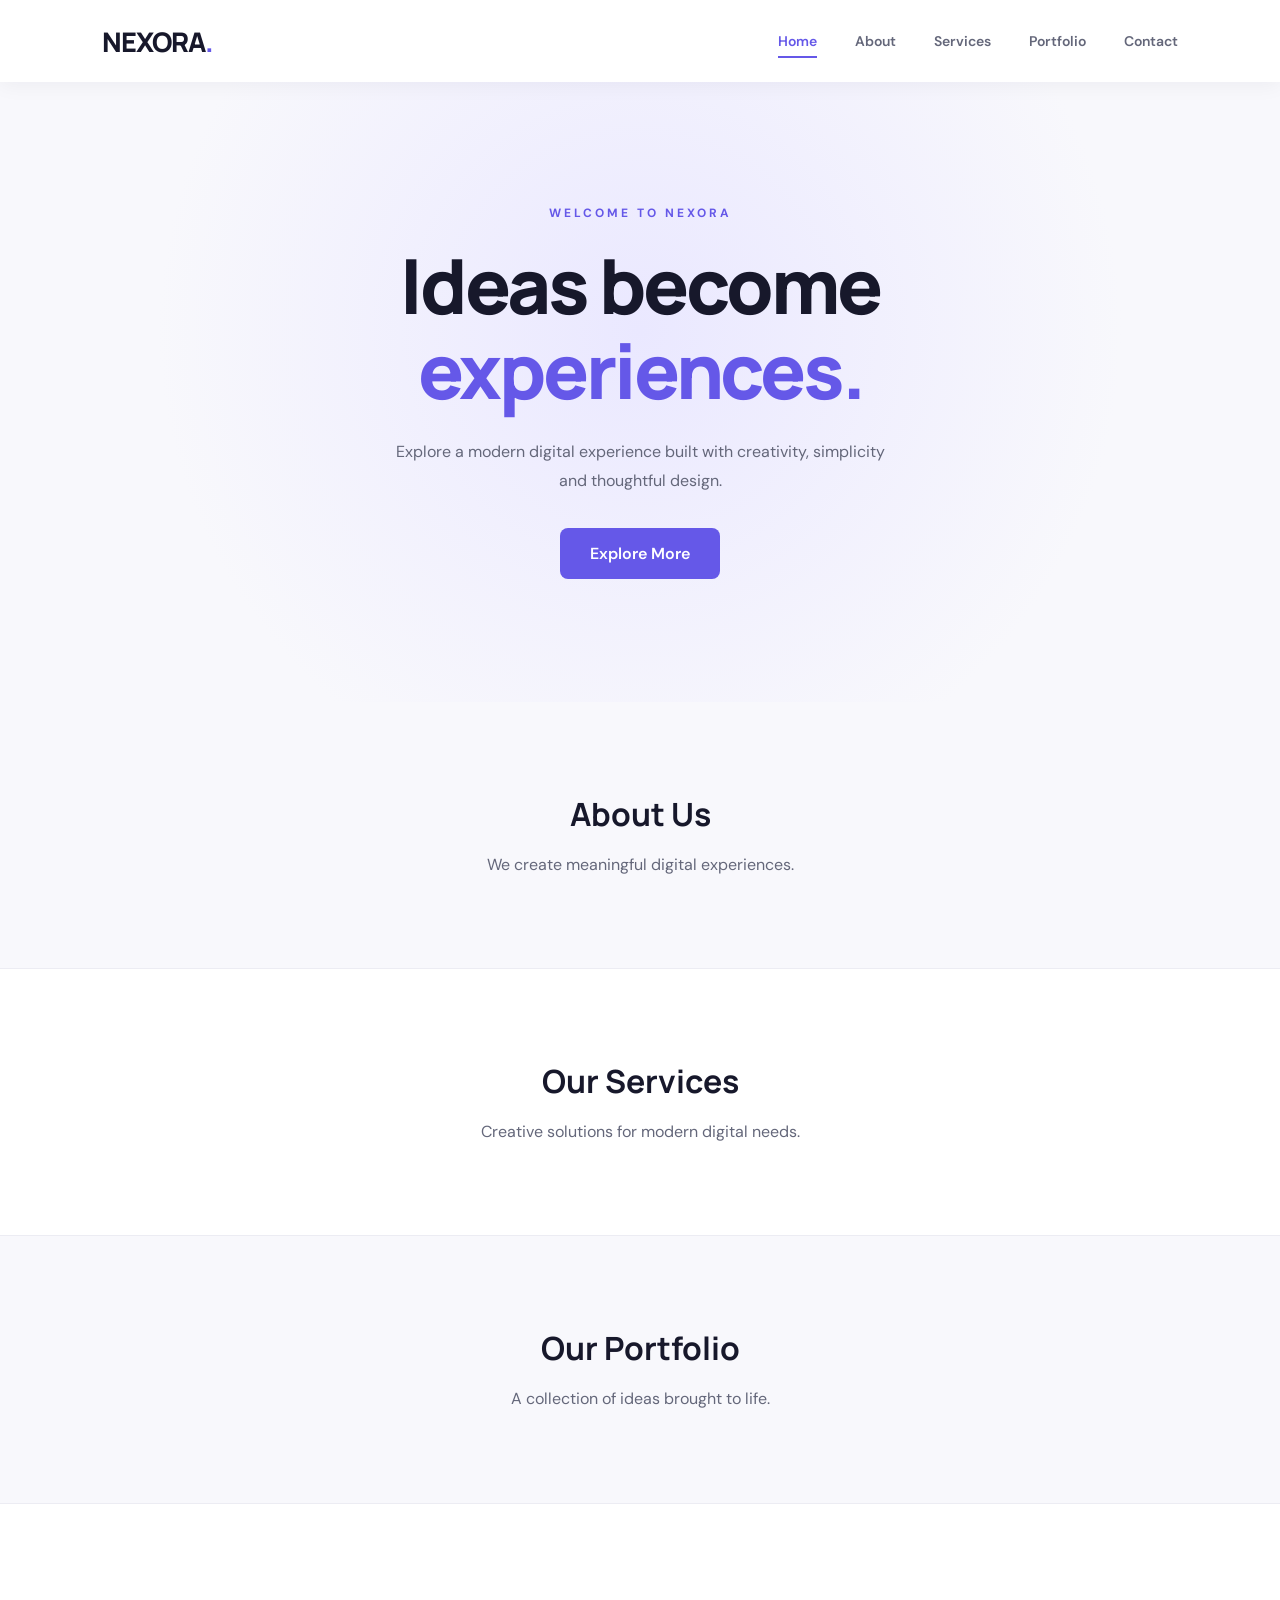
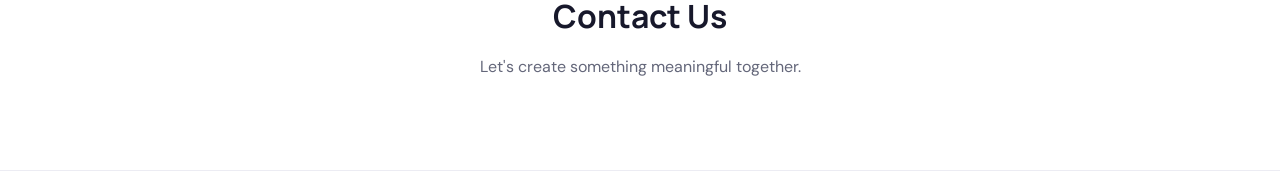
<file: Dynamic-Toggle-Navigation/index.html>
<!DOCTYPE html>
<html lang="en">
<head>
    <meta charset="UTF-8">
    <meta name="viewport" content="width=device-width, initial-scale=1.0">
    <title>Dynamic Navigation</title>
    <link rel="stylesheet" href="style.css">
</head>
<body>

    <header class="navbar">
        <a href="#" class="logo">NEXORA<span>.</span></a>

        <nav class="nav-menu" id="navMenu">
            <a href="#home" class="nav-link active">Home</a>
            <a href="#about" class="nav-link">About</a>
            <a href="#services" class="nav-link">Services</a>
            <a href="#portfolio" class="nav-link">Portfolio</a>
            <a href="#contact" class="nav-link">Contact</a>
        </nav>

        <button class="menu-toggle" id="menuToggle"
                aria-label="Open navigation menu"
                aria-expanded="false"
                aria-controls="navMenu">
            <span></span>
            <span></span>
            <span></span>
        </button>
    </header>

    <main>
        <section class="hero" id="home">
            <p class="eyebrow">WELCOME TO NEXORA</p>
            <h1>Ideas become<br><span>experiences.</span></h1>
            <p class="hero-description">
                Explore a modern digital experience built with creativity,
                simplicity and thoughtful design.
            </p>
            <a href="#about" class="hero-button">Explore More</a>
        </section>

        <section class="content-section" id="about">
            <h2>About Us</h2>
            <p>We create meaningful digital experiences.</p>
        </section>

        <section class="content-section" id="services">
            <h2>Our Services</h2>
            <p>Creative solutions for modern digital needs.</p>
        </section>

        <section class="content-section" id="portfolio">
            <h2>Our Portfolio</h2>
            <p>A collection of ideas brought to life.</p>
        </section>

        <section class="content-section" id="contact">
            <h2>Contact Us</h2>
            <p>Let's create something meaningful together.</p>
        </section>
    </main>

    <script src="script.js"></script>
</body>
</html>
</file>
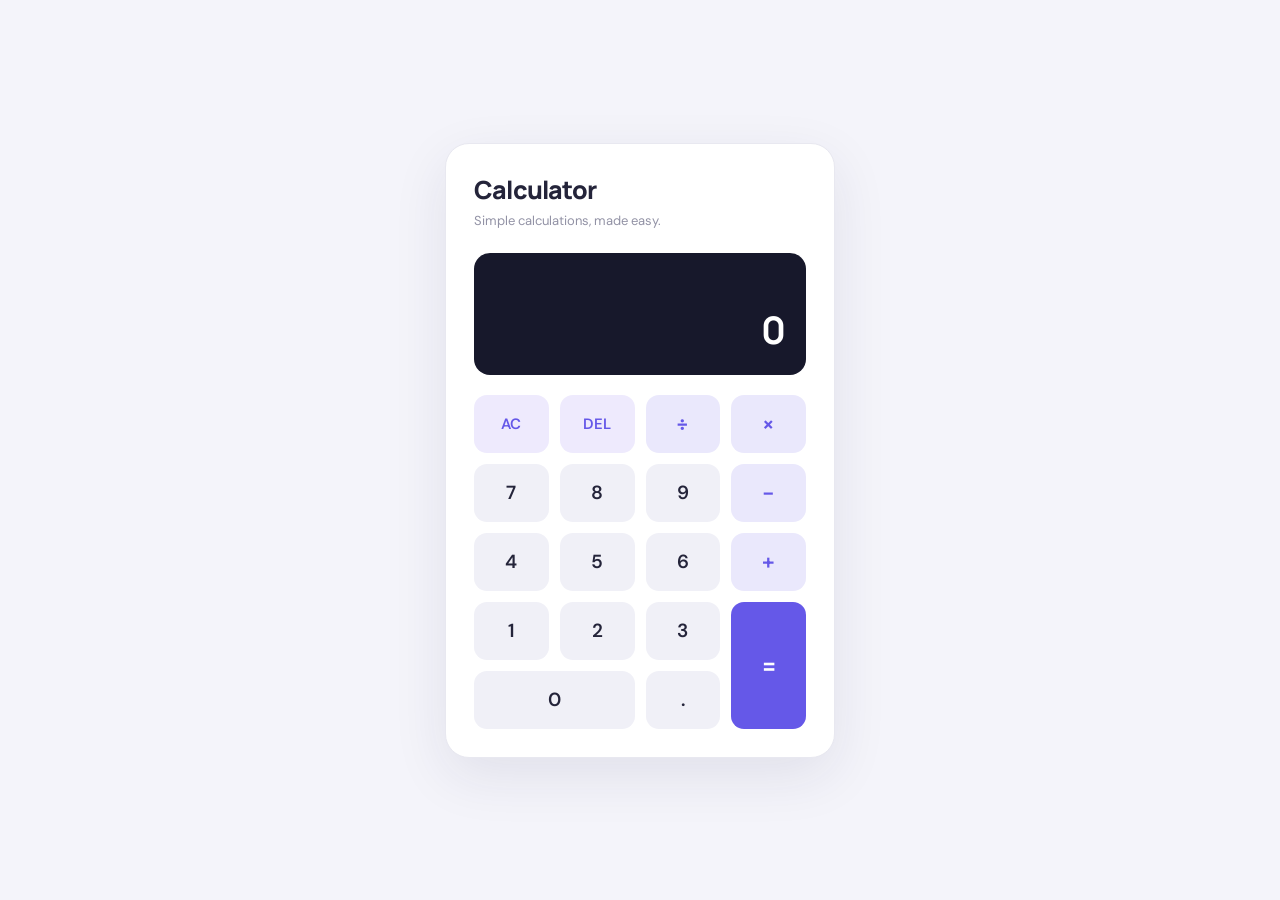
<file: Interactive-Calculator/index.html>
<!DOCTYPE html>
<html lang="en">
<head>
    <meta charset="UTF-8">
    <meta name="viewport" content="width=device-width, initial-scale=1.0">
    <title>Interactive Calculator</title>
    <link rel="stylesheet" href="style.css">
</head>
<body>

    <main class="calculator-container">
        <div class="calculator">
            <div class="calculator-header">
                <h1>Calculator</h1>
                <p>Simple calculations, made easy.</p>
            </div>

            <div class="display">
                <div id="previousOperand" class="previous-operand"></div>
                <div id="currentOperand" class="current-operand">0</div>
            </div>

            <div class="calculator-buttons">
                <button class="utility" data-action="clear">AC</button>
                <button class="utility" data-action="delete">DEL</button>
                <button class="operator" data-operator="/">÷</button>
                <button class="operator" data-operator="*">×</button>

                <button data-number="7">7</button>
                <button data-number="8">8</button>
                <button data-number="9">9</button>
                <button class="operator" data-operator="-">−</button>

                <button data-number="4">4</button>
                <button data-number="5">5</button>
                <button data-number="6">6</button>
                <button class="operator" data-operator="+">+</button>

                <button data-number="1">1</button>
                <button data-number="2">2</button>
                <button data-number="3">3</button>
                <button class="equals" data-action="calculate">=</button>

                <button class="zero" data-number="0">0</button>
                <button data-number=".">.</button>
            </div>
        </div>
    </main>

    <script src="script.js"></script>
</body>
</html>
</file>
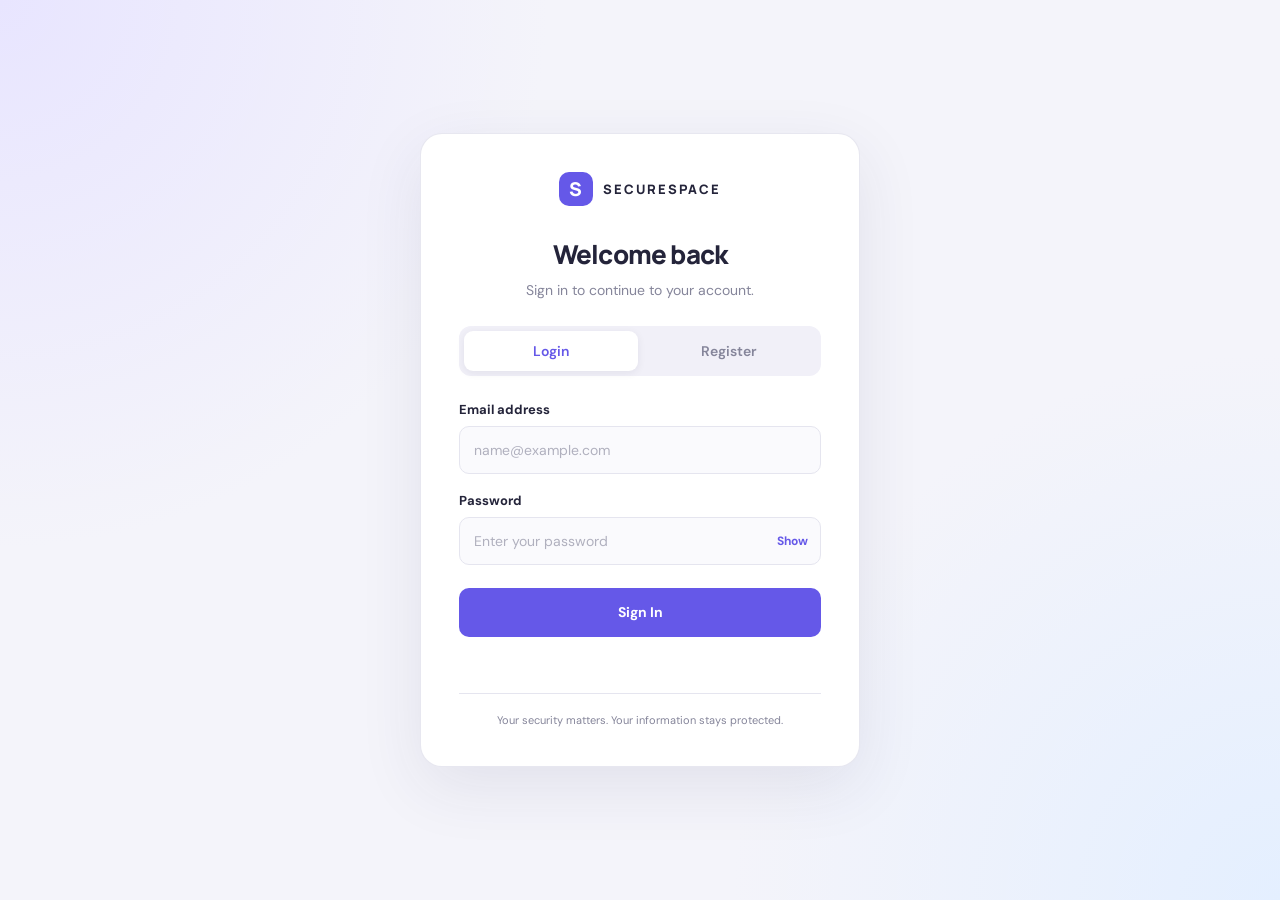
<file: Secure-Login-Registration/index.html>
<!DOCTYPE html>
<html lang="en">
<head>
    <meta charset="UTF-8">
    <meta name="viewport" content="width=device-width, initial-scale=1.0">
    <title>Secure Login & Registration</title>
    <link rel="stylesheet" href="style.css">
</head>
<body>

    <main class="auth-container">
        <section class="auth-card">

            <div class="brand">
                <div class="brand-icon">S</div>
                <span>SECURESPACE</span>
            </div>

            <div class="auth-heading">
                <h1 id="formTitle">Welcome back</h1>
                <p id="formSubtitle">Sign in to continue to your account.</p>
            </div>

            <div class="form-switch">
                <button type="button" class="switch-btn active" id="loginTab">
                    Login
                </button>
                <button type="button" class="switch-btn" id="registerTab">
                    Register
                </button>
            </div>

            <form id="loginForm" novalidate>
                <div class="form-group">
                    <label for="loginEmail">Email address</label>
                    <input
                        type="email"
                        id="loginEmail"
                        placeholder="name@example.com"
                        autocomplete="email"
                        required
                    >
                    <small class="error-message" id="loginEmailError"></small>
                </div>

                <div class="form-group">
                    <label for="loginPassword">Password</label>
                    <div class="password-field">
                        <input
                            type="password"
                            id="loginPassword"
                            placeholder="Enter your password"
                            autocomplete="current-password"
                            required
                        >
                        <button type="button" class="toggle-password"
                            data-target="loginPassword">
                            Show
                        </button>
                    </div>
                    <small class="error-message" id="loginPasswordError"></small>
                </div>

                <button type="submit" class="submit-btn">
                    Sign In
                </button>

                <p class="form-message" id="loginMessage" role="status"></p>
            </form>

            <form id="registerForm" class="hidden" novalidate>
                <div class="form-group">
                    <label for="registerName">Full name</label>
                    <input
                        type="text"
                        id="registerName"
                        placeholder="Enter your full name"
                        autocomplete="name"
                        required
                    >
                    <small class="error-message" id="registerNameError"></small>
                </div>

                <div class="form-group">
                    <label for="registerEmail">Email address</label>
                    <input
                        type="email"
                        id="registerEmail"
                        placeholder="name@example.com"
                        autocomplete="email"
                        required
                    >
                    <small class="error-message" id="registerEmailError"></small>
                </div>

                <div class="form-group">
                    <label for="registerPassword">Password</label>
                    <div class="password-field">
                        <input
                            type="password"
                            id="registerPassword"
                            placeholder="Create a password"
                            autocomplete="new-password"
                            required
                        >
                        <button type="button" class="toggle-password"
                            data-target="registerPassword">
                            Show
                        </button>
                    </div>
                    <small class="error-message" id="registerPasswordError"></small>
                </div>

                <div class="form-group">
                    <label for="confirmPassword">Confirm password</label>
                    <div class="password-field">
                        <input
                            type="password"
                            id="confirmPassword"
                            placeholder="Confirm your password"
                            autocomplete="new-password"
                            required
                        >
                        <button type="button" class="toggle-password"
                            data-target="confirmPassword">
                            Show
                        </button>
                    </div>
                    <small class="error-message" id="confirmPasswordError"></small>
                </div>

                <button type="submit" class="submit-btn">
                    Create Account
                </button>

                <p class="form-message" id="registerMessage" role="status"></p>
            </form>

            <p class="auth-footer">
                Your security matters. Your information stays protected.
            </p>

        </section>
    </main>

    <script src="script.js"></script>
</body>
</html>
</file>
<file: Dynamic-Toggle-Navigation/style.css>
@import url('https://fonts.googleapis.com/css2?family=DM+Sans:wght@400;500;600;700&family=Manrope:wght@400;500;600;700;800&display=swap');

:root {
    --primary: #6558E8;
    --dark: #17182B;
    --text: #64677A;
    --background: #F8F8FC;
    --white: #FFFFFF;
}

* {
    margin: 0;
    padding: 0;
    box-sizing: border-box;
}

html {
    scroll-behavior: smooth;
    scroll-padding-top: 90px;
}

body {
    font-family: 'DM Sans', sans-serif;
    background: var(--background);
    color: var(--dark);
}

.navbar {
    height: 82px;
    padding: 0 8%;
    display: flex;
    align-items: center;
    justify-content: space-between;
    background: var(--white);
    box-shadow: 0 3px 20px rgba(23, 24, 43, 0.05);
    position: sticky;
    top: 0;
    z-index: 1000;
}

.logo {
    font-family: 'Manrope', sans-serif;
    font-size: 27px;
    font-weight: 800;
    color: var(--dark);
    text-decoration: none;
    letter-spacing: -1px;
}

.logo span {
    color: var(--primary);
}

.nav-menu {
    display: flex;
    align-items: center;
    gap: 38px;
}

.nav-link {
    text-decoration: none;
    color: var(--text);
    font-size: 14px;
    font-weight: 600;
    position: relative;
    transition: color 0.3s ease;
}

.nav-link::after {
    content: "";
    position: absolute;
    left: 0;
    bottom: -8px;
    width: 0;
    height: 2px;
    background: var(--primary);
    transition: width 0.3s ease;
}

.nav-link:hover,
.nav-link.active {
    color: var(--primary);
}

.nav-link:hover::after,
.nav-link.active::after {
    width: 100%;
}

.menu-toggle {
    display: none;
    border: none;
    background: none;
    cursor: pointer;
}

.hero {
    min-height: 620px;
    padding: 100px 20px;
    display: flex;
    flex-direction: column;
    align-items: center;
    justify-content: center;
    text-align: center;
    background: radial-gradient(circle at 50% 40%, #EAE8FF, #F8F8FC 65%);
}

.eyebrow {
    color: var(--primary);
    font-size: 12px;
    font-weight: 700;
    letter-spacing: 3px;
    margin-bottom: 22px;
}

.hero h1 {
    font-family: 'Manrope', sans-serif;
    font-size: clamp(42px, 6vw, 76px);
    font-weight: 800;
    line-height: 1.12;
    letter-spacing: -3px;
}

.hero h1 span {
    color: var(--primary);
}

.hero-description {
    max-width: 510px;
    margin: 25px 0 32px;
    color: var(--text);
    font-size: 16px;
    line-height: 1.8;
}

.hero-button {
    display: inline-block;
    padding: 15px 30px;
    border-radius: 8px;
    background: var(--primary);
    color: var(--white);
    text-decoration: none;
    font-weight: 600;
    transition: transform 0.3s ease, background 0.3s ease;
}

.hero-button:hover {
    background: #5144D2;
    transform: translateY(-3px);
}

.content-section {
    min-height: 260px;
    padding: 90px 20px;
    text-align: center;
    background: var(--white);
    border-bottom: 1px solid #ECECF3;
}

.content-section:nth-of-type(even) {
    background: var(--background);
}

.content-section h2 {
    font-family: 'Manrope', sans-serif;
    font-size: 32px;
    margin-bottom: 15px;
}

.content-section p {
    color: var(--text);
    line-height: 1.7;
}

@media (max-width: 768px) {
    .navbar {
        height: 72px;
        padding: 0 6%;
    }

    .menu-toggle {
        width: 32px;
        height: 28px;
        display: flex;
        flex-direction: column;
        justify-content: space-between;
        padding: 3px 0;
        position: relative;
        z-index: 1001;
    }

    .menu-toggle span {
        width: 27px;
        height: 3px;
        background: var(--dark);
        border-radius: 3px;
        transition: transform 0.3s ease, opacity 0.3s ease;
    }

    .menu-toggle.open span:first-child {
        transform: translateY(9px) rotate(45deg);
    }

    .menu-toggle.open span:nth-child(2) {
        opacity: 0;
    }

    .menu-toggle.open span:last-child {
        transform: translateY(-9px) rotate(-45deg);
    }

    .nav-menu {
        position: absolute;
        top: 72px;
        left: 0;
        width: 100%;
        background: var(--white);
        flex-direction: column;
        align-items: flex-start;
        gap: 0;
        padding: 0 6%;
        max-height: 0;
        overflow: hidden;
        opacity: 0;
        visibility: hidden;
        box-shadow: 0 12px 20px rgba(23, 24, 43, 0.06);
        transition: max-height 0.4s ease, opacity 0.3s ease, visibility 0.3s ease, padding 0.4s ease;
    }

    .nav-menu.open {
        max-height: 360px;
        padding-top: 15px;
        padding-bottom: 15px;
        opacity: 1;
        visibility: visible;
    }

    .nav-link {
        width: 100%;
        padding: 15px 0;
    }

    .nav-link::after {
        bottom: 7px;
    }

    .hero {
        min-height: 540px;
        padding: 80px 24px;
    }

    .hero h1 {
        letter-spacing: -2px;
    }

    .hero-description {
        font-size: 15px;
    }

    .content-section {
        min-height: 220px;
        padding: 75px 20px;
    }
}
</file>
<file: Interactive-Calculator/style.css>
@import url('https://fonts.googleapis.com/css2?family=DM+Sans:wght@400;500;600;700&family=Manrope:wght@500;600;700;800&display=swap');

:root {
    --primary: #6558E8;
    --primary-dark: #5145CF;
    --background: #F4F4FA;
    --calculator: #FFFFFF;
    --display: #17182B;
    --text: #24243A;
    --muted: #9292A5;
    --button: #F0F0F7;
    --border: #E8E8F0;
}

* {
    margin: 0;
    padding: 0;
    box-sizing: border-box;
}

body {
    min-height: 100vh;
    font-family: 'DM Sans', sans-serif;
    background: var(--background);
    color: var(--text);
}

.calculator-container {
    min-height: 100vh;
    display: flex;
    justify-content: center;
    align-items: center;
    padding: 24px;
}

.calculator {
    width: 100%;
    max-width: 390px;
    background: var(--calculator);
    border: 1px solid var(--border);
    border-radius: 24px;
    padding: 28px;
    box-shadow: 0 18px 55px rgba(35, 35, 75, 0.09);
}

.calculator-header {
    margin-bottom: 24px;
}

.calculator-header h1 {
    font-family: 'Manrope', sans-serif;
    font-size: 25px;
    font-weight: 800;
    letter-spacing: -0.8px;
}

.calculator-header p {
    margin-top: 5px;
    color: var(--muted);
    font-size: 13px;
}

.display {
    min-height: 120px;
    display: flex;
    flex-direction: column;
    justify-content: flex-end;
    align-items: flex-end;
    gap: 10px;
    padding: 20px;
    margin-bottom: 20px;
    border-radius: 16px;
    background: var(--display);
    overflow: hidden;
}

.previous-operand {
    min-height: 20px;
    color: #A6A4C5;
    font-size: 14px;
    word-break: break-all;
}

.current-operand {
    width: 100%;
    color: #FFFFFF;
    font-family: 'Manrope', sans-serif;
    font-size: clamp(28px, 8vw, 38px);
    font-weight: 700;
    text-align: right;
    word-break: break-all;
}

.calculator-buttons {
    display: grid;
    grid-template-columns: repeat(4, 1fr);
    gap: 11px;
}

.calculator-buttons button {
    min-height: 58px;
    border: none;
    border-radius: 13px;
    background: var(--button);
    color: var(--text);
    font-family: 'DM Sans', sans-serif;
    font-size: 19px;
    font-weight: 600;
    cursor: pointer;
    transition: background 0.18s ease, transform 0.18s ease;
}

.calculator-buttons button:hover {
    background: #E5E4F2;
    transform: translateY(-2px);
}

.calculator-buttons button:active {
    transform: scale(0.96);
}

.calculator-buttons .utility {
    background: #EEEAFD;
    color: var(--primary);
    font-size: 15px;
}

.calculator-buttons .utility:hover {
    background: #E2DCFC;
}

.calculator-buttons .operator {
    background: #EAE8FC;
    color: var(--primary);
    font-size: 22px;
}

.calculator-buttons .operator:hover {
    background: #DCD7FA;
}

.calculator-buttons .equals {
    grid-row: span 2;
    background: var(--primary);
    color: #FFFFFF;
    font-size: 25px;
}

.calculator-buttons .equals:hover {
    background: var(--primary-dark);
}

.calculator-buttons .zero {
    grid-column: span 2;
}

@media (max-width: 420px) {
    .calculator {
        padding: 21px;
        border-radius: 20px;
    }

    .calculator-buttons {
        gap: 9px;
    }

    .calculator-buttons button {
        min-height: 55px;
    }
}

@media (max-width: 340px) {
    .calculator-container {
        padding: 12px;
    }

    .calculator {
        padding: 16px;
    }

    .calculator-buttons button {
        min-height: 49px;
        font-size: 16px;
    }
}
</file>
<file: Secure-Login-Registration/style.css>
@import url('https://fonts.googleapis.com/css2?family=DM+Sans:wght@400;500;600;700&family=Manrope:wght@500;600;700;800&display=swap');

:root {
    --primary: #6558E8;
    --primary-dark: #5145CF;
    --background: #F4F4FA;
    --surface: #FFFFFF;
    --text: #24243A;
    --muted: #85859A;
    --border: #E5E5EF;
    --input-bg: #FAFAFD;
    --error: #D94343;
    --success: #23865B;
}

* {
    margin: 0;
    padding: 0;
    box-sizing: border-box;
}

body {
    min-height: 100vh;
    font-family: 'DM Sans', sans-serif;
    background:
        radial-gradient(circle at top left, #E8E5FF 0, transparent 35%),
        radial-gradient(circle at bottom right, #E4EFFF 0, transparent 35%),
        var(--background);
    color: var(--text);
}

button,
input {
    font: inherit;
}

.auth-container {
    min-height: 100vh;
    display: flex;
    justify-content: center;
    align-items: center;
    padding: 30px 18px;
}

.auth-card {
    width: 100%;
    max-width: 440px;
    padding: 38px;
    background: var(--surface);
    border: 1px solid rgba(229, 229, 239, 0.9);
    border-radius: 22px;
    box-shadow: 0 20px 65px rgba(43, 43, 91, 0.09);
}

.brand {
    display: flex;
    align-items: center;
    justify-content: center;
    gap: 10px;
    margin-bottom: 30px;
    font-family: 'Manrope', sans-serif;
    font-size: 13px;
    font-weight: 800;
    letter-spacing: 2px;
}

.brand-icon {
    width: 34px;
    height: 34px;
    display: grid;
    place-items: center;
    background: var(--primary);
    color: #FFFFFF;
    border-radius: 10px;
    font-size: 19px;
}

.auth-heading {
    text-align: center;
    margin-bottom: 25px;
}

.auth-heading h1 {
    font-family: 'Manrope', sans-serif;
    font-size: 26px;
    font-weight: 800;
    letter-spacing: -0.8px;
}

.auth-heading p {
    margin-top: 8px;
    color: var(--muted);
    font-size: 14px;
    line-height: 1.5;
}

.form-switch {
    display: grid;
    grid-template-columns: 1fr 1fr;
    gap: 5px;
    padding: 5px;
    margin-bottom: 25px;
    background: #F1F0F8;
    border-radius: 12px;
}

.switch-btn {
    padding: 11px;
    border: none;
    border-radius: 9px;
    background: transparent;
    color: var(--muted);
    font-size: 14px;
    font-weight: 600;
    cursor: pointer;
    transition: 0.2s ease;
}

.switch-btn.active {
    background: #FFFFFF;
    color: var(--primary);
    box-shadow: 0 2px 8px rgba(30, 30, 60, 0.07);
}

.form-group {
    margin-bottom: 18px;
}

.form-group label {
    display: block;
    margin-bottom: 8px;
    font-size: 13px;
    font-weight: 700;
}

.form-group input {
    width: 100%;
    min-height: 48px;
    padding: 12px 14px;
    border: 1px solid var(--border);
    border-radius: 10px;
    outline: none;
    background: var(--input-bg);
    color: var(--text);
    font-size: 14px;
    transition: border-color 0.2s, box-shadow 0.2s;
}

.form-group input::placeholder {
    color: #B0B0BE;
}

.form-group input:focus {
    border-color: var(--primary);
    box-shadow: 0 0 0 3px rgba(101, 88, 232, 0.12);
}

.form-group input.invalid {
    border-color: var(--error);
}

.password-field {
    position: relative;
}

.password-field input {
    padding-right: 65px;
}

.toggle-password {
    position: absolute;
    top: 50%;
    right: 13px;
    transform: translateY(-50%);
    border: none;
    background: transparent;
    color: var(--primary);
    font-size: 12px;
    font-weight: 700;
    cursor: pointer;
}

.toggle-password:hover {
    color: var(--primary-dark);
}

.error-message {
    display: block;
    min-height: 0;
    margin-top: 5px;
    color: var(--error);
    font-size: 11px;
}

.submit-btn {
    width: 100%;
    min-height: 49px;
    margin-top: 5px;
    border: none;
    border-radius: 10px;
    background: var(--primary);
    color: #FFFFFF;
    font-size: 14px;
    font-weight: 700;
    cursor: pointer;
    transition: background 0.2s, transform 0.2s;
}

.submit-btn:hover {
    background: var(--primary-dark);
    transform: translateY(-1px);
}

.submit-btn:active {
    transform: scale(0.98);
}

.form-message {
    min-height: 18px;
    margin-top: 13px;
    text-align: center;
    font-size: 12px;
    line-height: 1.5;
}

.form-message.error {
    color: var(--error);
}

.form-message.success {
    color: var(--success);
}

.auth-footer {
    margin-top: 25px;
    padding-top: 18px;
    border-top: 1px solid var(--border);
    color: var(--muted);
    font-size: 11px;
    line-height: 1.5;
    text-align: center;
}

.hidden {
    display: none;
}

@media (max-width: 480px) {
    .auth-card {
        padding: 28px 22px;
        border-radius: 18px;
    }

    .auth-heading h1 {
        font-size: 23px;
    }
}

@media (max-width: 340px) {
    .auth-card {
        padding: 24px 17px;
    }

    .brand {
        font-size: 11px;
    }
}
</file>
